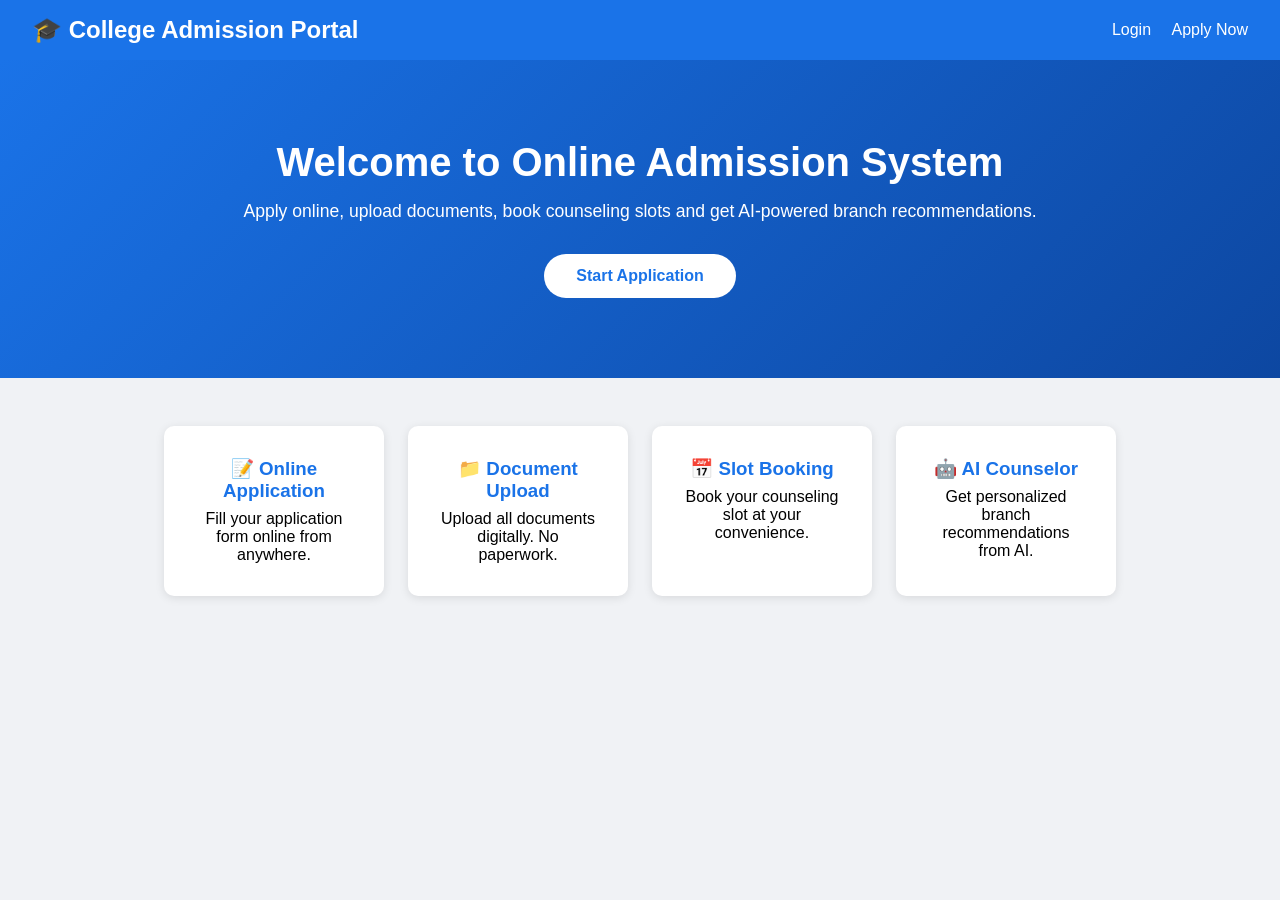
<file: frontend/index.html>
<!DOCTYPE html>
<html lang="en">
<head>
    <meta charset="UTF-8">
    <meta name="viewport" content="width=device-width, initial-scale=1.0">
    <title>College Admission System</title>
    <style>
        * { margin: 0; padding: 0; box-sizing: border-box; font-family: 'Segoe UI', sans-serif; }
        body { background: #f0f2f5; }
        nav { background: #1a73e8; color: white; padding: 1rem 2rem; display: flex; justify-content: space-between; align-items: center; }
        nav a { color: white; text-decoration: none; margin-left: 1rem; }
        .hero { text-align: center; padding: 5rem 2rem; background: linear-gradient(135deg, #1a73e8, #0d47a1); color: white; }
        .hero h2 { font-size: 2.5rem; margin-bottom: 1rem; }
        .hero p { font-size: 1.1rem; margin-bottom: 2rem; }
        .btn { background: white; color: #1a73e8; padding: 0.8rem 2rem; border-radius: 25px; text-decoration: none; font-weight: bold; display: inline-block; }
        .features { display: flex; justify-content: center; flex-wrap: wrap; gap: 1.5rem; padding: 3rem 2rem; }
        .feature-card { background: white; padding: 2rem; border-radius: 10px; width: 220px; text-align: center; box-shadow: 0 2px 10px rgba(0,0,0,0.1); }
        .feature-card h3 { margin-bottom: 0.5rem; color: #1a73e8; }
    </style>
</head>
<body>
    <nav>
        <h1>🎓 College Admission Portal</h1>
        <div>
            <a href="login.html">Login</a>
            <a href="register.html">Apply Now</a>
        </div>
    </nav>
    <section class="hero">
        <h2>Welcome to Online Admission System</h2>
        <p>Apply online, upload documents, book counseling slots and get AI-powered branch recommendations.</p>
        <a href="register.html" class="btn">Start Application</a>
    </section>
    <section class="features">
        <div class="feature-card">
            <h3>📝 Online Application</h3>
            <p>Fill your application form online from anywhere.</p>
        </div>
        <div class="feature-card">
            <h3>📁 Document Upload</h3>
            <p>Upload all documents digitally. No paperwork.</p>
        </div>
        <div class="feature-card">
            <h3>📅 Slot Booking</h3>
            <p>Book your counseling slot at your convenience.</p>
        </div>
        <div class="feature-card">
            <h3>🤖 AI Counselor</h3>
            <p>Get personalized branch recommendations from AI.</p>
        </div>
    </section>
</body>
</html>
</file>
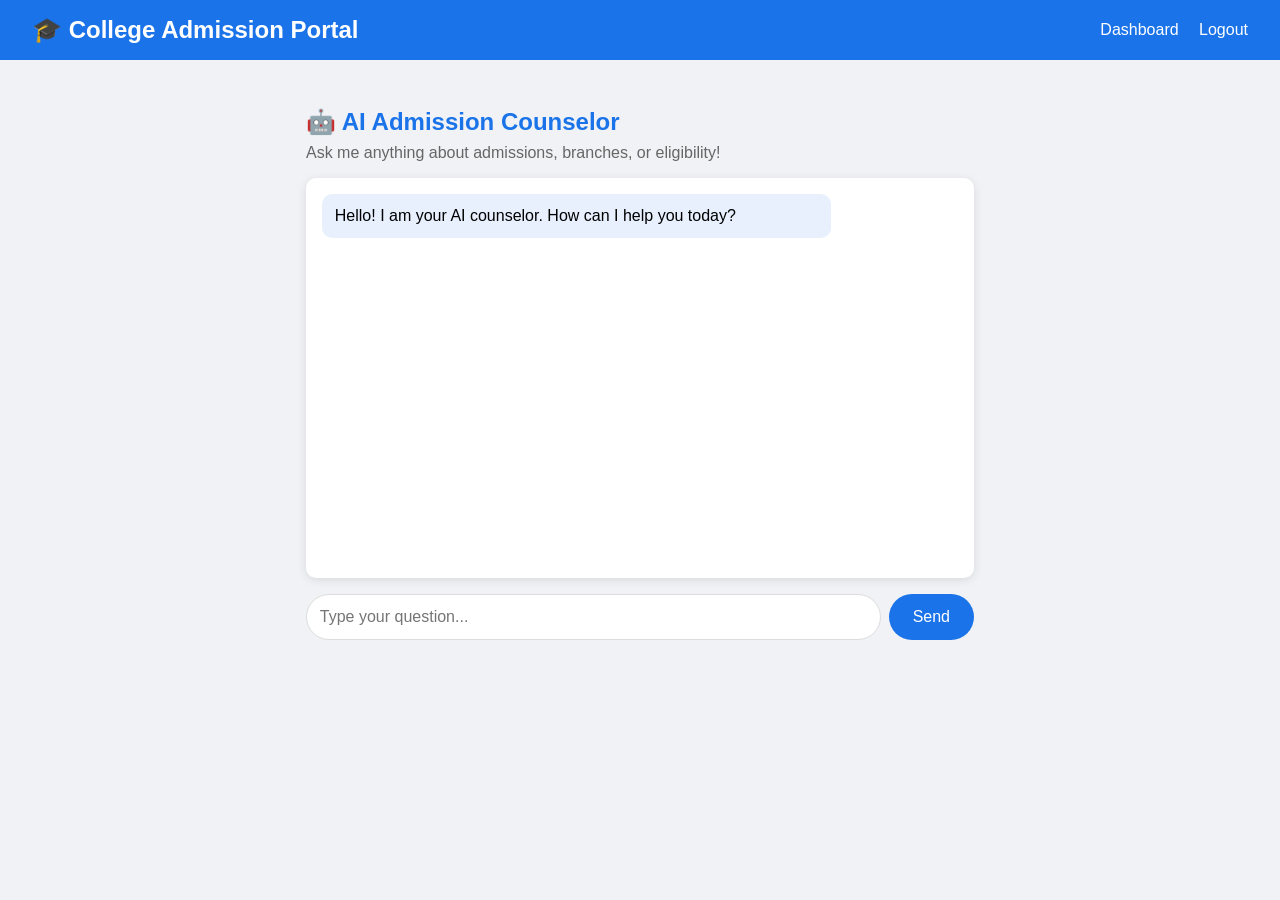
<file: frontend/chatbot.html>
<!DOCTYPE html>
<html lang="en">
<head>
    <meta charset="UTF-8">
    <meta name="viewport" content="width=device-width, initial-scale=1.0">
    <title>AI Counselor</title>
    <style>
        * { margin: 0; padding: 0; box-sizing: border-box; font-family: 'Segoe UI', sans-serif; }
        body { background: #f0f2f5; }
        nav { background: #1a73e8; color: white; padding: 1rem 2rem; display: flex; justify-content: space-between; align-items: center; }
        nav a { color: white; text-decoration: none; margin-left: 1rem; }
        .chatbot-container { max-width: 700px; margin: 2rem auto; padding: 1rem; }
        .chatbot-container h2 { margin-bottom: 0.5rem; color: #1a73e8; }
        .chatbot-container p { margin-bottom: 1rem; color: #666; }
        .chat-box { background: white; height: 400px; overflow-y: auto; padding: 1rem; border-radius: 10px; margin-bottom: 1rem; box-shadow: 0 2px 10px rgba(0,0,0,0.1); }
        .bot-message { background: #e8f0fe; padding: 0.8rem; border-radius: 10px; margin-bottom: 0.8rem; max-width: 80%; }
        .user-message { background: #1a73e8; color: white; padding: 0.8rem; border-radius: 10px; margin-bottom: 0.8rem; max-width: 80%; margin-left: auto; }
        .chat-input { display: flex; gap: 0.5rem; }
        .chat-input input { flex: 1; padding: 0.8rem; border: 1px solid #ddd; border-radius: 25px; font-size: 1rem; }
        .chat-input button { background: #1a73e8; color: white; border: none; border-radius: 25px; padding: 0.8rem 1.5rem; cursor: pointer; font-size: 1rem; }
    </style>
</head>
<body>
    <nav>
        <h1>🎓 College Admission Portal</h1>
        <div>
            <a href="dashboard.html">Dashboard</a>
            <a href="index.html">Logout</a>
        </div>
    </nav>
    <div class="chatbot-container">
        <h2>🤖 AI Admission Counselor</h2>
        <p>Ask me anything about admissions, branches, or eligibility!</p>
        <div class="chat-box" id="chatBox">
            <div class="bot-message">Hello! I am your AI counselor. How can I help you today?</div>
        </div>
        <div class="chat-input">
            <input type="text" id="userInput" placeholder="Type your question..." onkeypress="if(event.key==='Enter') sendMessage()"/>
            <button onclick="sendMessage()">Send</button>
        </div>
    </div>
    <script>
        async function sendMessage() {
            const input = document.getElementById('userInput');
            const message = input.value.trim();
            if (!message) return;
            const chatBox = document.getElementById('chatBox');
            chatBox.innerHTML += `<div class="user-message">${message}</div>`;
            input.value = '';
            chatBox.scrollTop = chatBox.scrollHeight;
            try {
                const res = await fetch('http://localhost:8080/api/chatbot', {
                    method: 'POST',
                    headers: { 'Content-Type': 'application/json' },
                    body: JSON.stringify({ message })
                });
                const result = await res.json();
                chatBox.innerHTML += `<div class="bot-message">${result.reply}</div>`;
            } catch (err) {
                chatBox.innerHTML += `<div class="bot-message">Sorry, I am unavailable right now.</div>`;
            }
            chatBox.scrollTop = chatBox.scrollHeight;
        }
    </script>
</body>
</html>
</file>
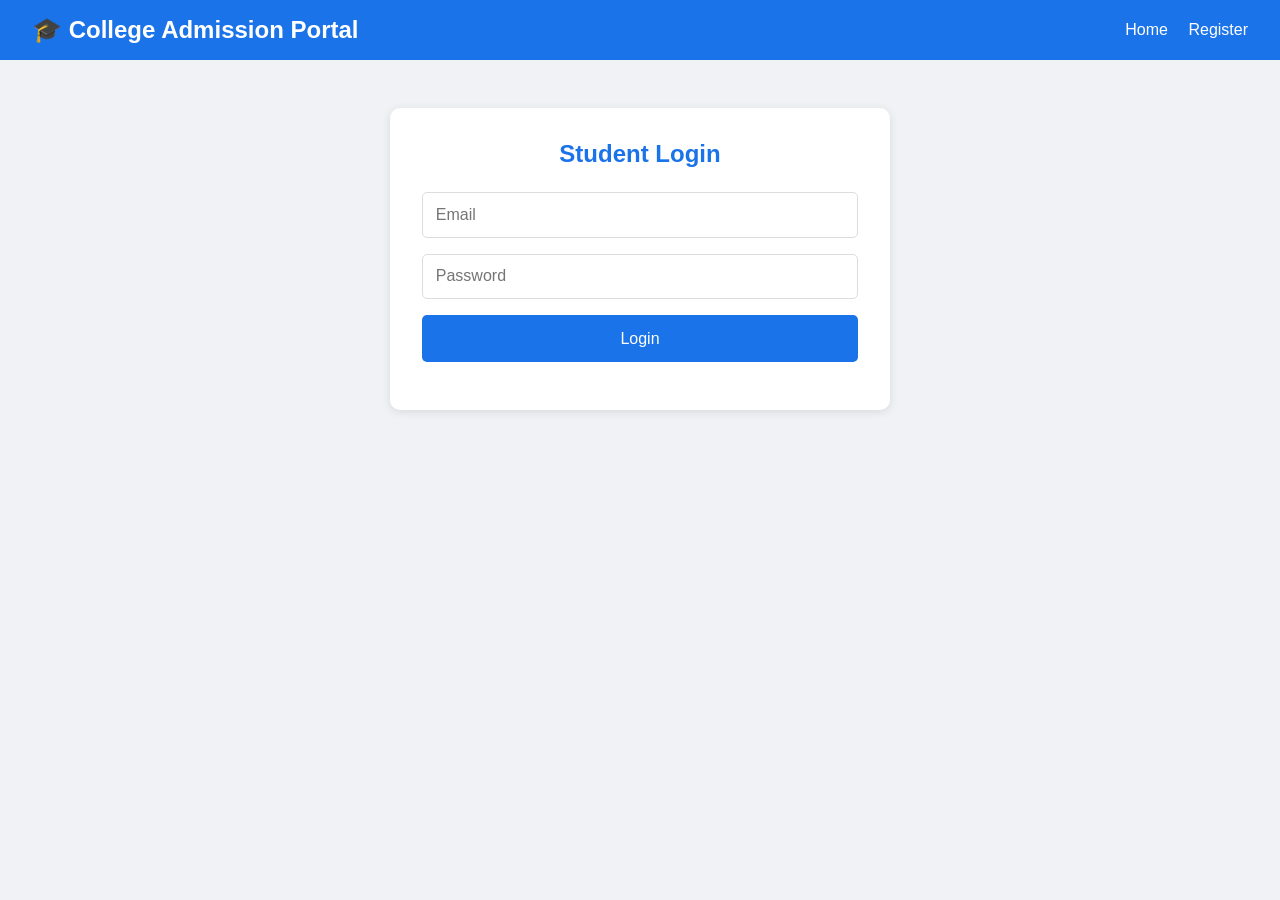
<file: frontend/dashboard.html>
<!DOCTYPE html>
<html lang="en">
<head>
    <meta charset="UTF-8">
    <meta name="viewport" content="width=device-width, initial-scale=1.0">
    <title>Dashboard</title>
    <style>
        * { margin: 0; padding: 0; box-sizing: border-box; font-family: 'Segoe UI', sans-serif; }
        body { background: #f0f2f5; }
        nav { background: #1a73e8; color: white; padding: 1rem 2rem; display: flex; justify-content: space-between; align-items: center; }
        nav a { color: white; text-decoration: none; margin-left: 1rem; }
        .dashboard { max-width: 800px; margin: 2rem auto; padding: 1rem; }
        .card { background: white; padding: 1.5rem; border-radius: 10px; margin-bottom: 1.5rem; box-shadow: 0 2px 10px rgba(0,0,0,0.1); }
        .card h3 { color: #1a73e8; margin-bottom: 1rem; }
        .card p { margin-bottom: 0.5rem; }
        .btn { background: #1a73e8; color: white; padding: 0.8rem 2rem; border-radius: 25px; text-decoration: none; display: inline-block; margin-top: 1rem; }
        .status { font-size: 1.2rem; font-weight: bold; color: orange; }
    </style>
</head>
<body>
    <nav>
        <h1>🎓 College Admission Portal</h1>
        <div>
            <a href="chatbot.html">AI Counselor</a>
            <a href="index.html">Logout</a>
        </div>
    </nav>
    <div class="dashboard">
        <h2 style="margin-bottom:1rem">Welcome, <span id="studentName"></span></h2>
        <div class="card">
            <h3>Application Status</h3>
            <p class="status" id="appStatus">PENDING</p>
        </div>
        <div class="card">
            <h3>Your Details</h3>
            <p>Email: <span id="studentEmail"></span></p>
            <p>Phone: <span id="studentPhone"></span></p>
            <p>10th Marks: <span id="tenthMarks"></span>%</p>
            <p>12th Marks: <span id="twelfthMarks"></span>%</p>
            <p>Entrance Score: <span id="entranceScore"></span></p>
            <p>Preferred Branch: <span id="preferredBranch"></span></p>
        </div>
        <a href="chatbot.html" class="btn">🤖 Talk to AI Counselor</a>
    </div>
    <script>
        const student = JSON.parse(localStorage.getItem('student'));
        if (!student) {
            window.location.href = 'login.html';
        } else {
            document.getElementById('studentName').textContent = student.fullName;
            document.getElementById('studentEmail').textContent = student.email;
            document.getElementById('studentPhone').textContent = student.phone;
            document.getElementById('tenthMarks').textContent = student.tenthMarks;
            document.getElementById('twelfthMarks').textContent = student.twelfthMarks;
            document.getElementById('entranceScore').textContent = student.entranceScore;
            document.getElementById('preferredBranch').textContent = student.preferredBranch;
            document.getElementById('appStatus').textContent = student.status;
        }
    </script>
</body>
</html>
</file>
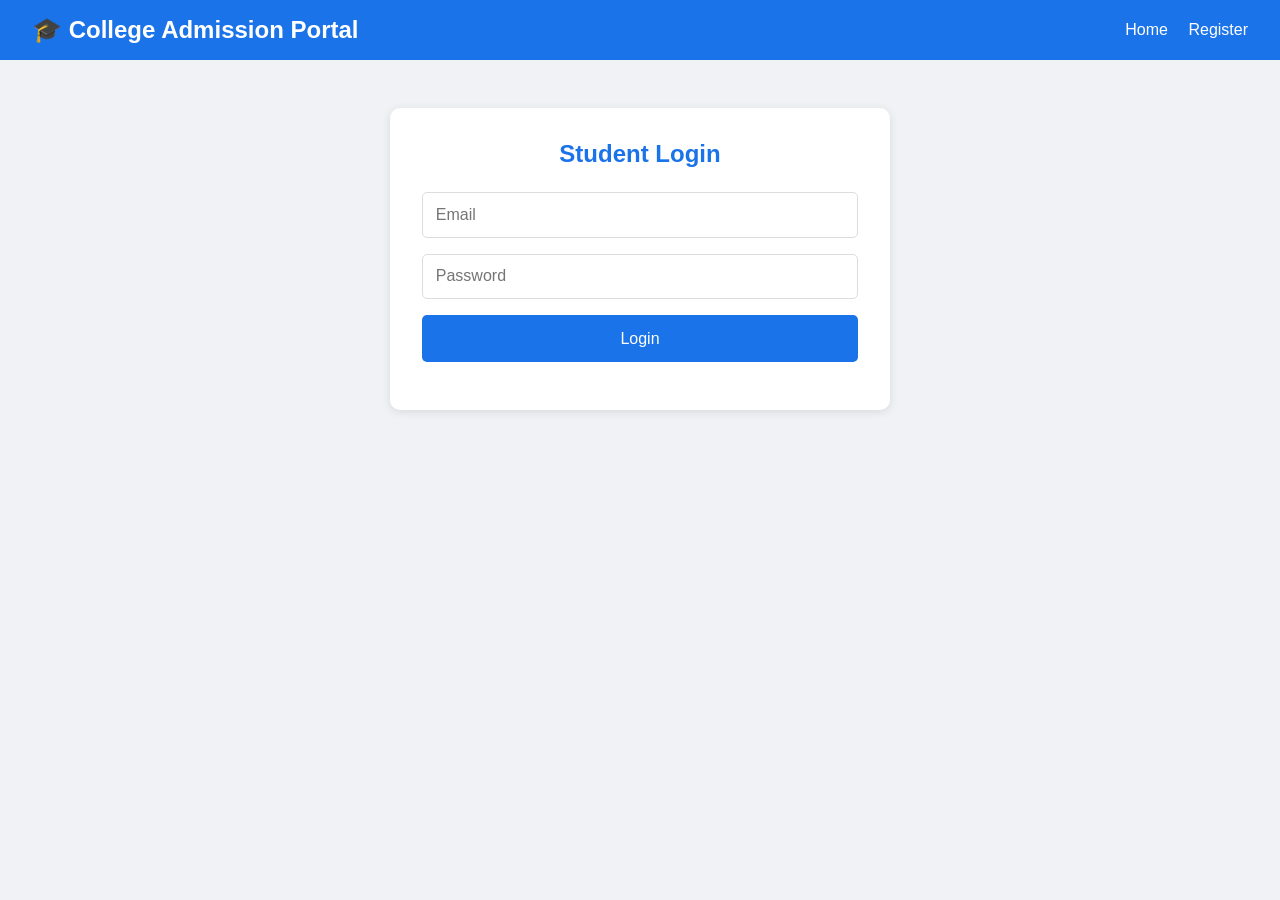
<file: frontend/login.html>
<!DOCTYPE html>
<html lang="en">
<head>
    <meta charset="UTF-8">
    <meta name="viewport" content="width=device-width, initial-scale=1.0">
    <title>Login</title>
    <style>
        * { margin: 0; padding: 0; box-sizing: border-box; font-family: 'Segoe UI', sans-serif; }
        body { background: #f0f2f5; }
        nav { background: #1a73e8; color: white; padding: 1rem 2rem; display: flex; justify-content: space-between; align-items: center; }
        nav a { color: white; text-decoration: none; margin-left: 1rem; }
        .form-container { max-width: 500px; margin: 3rem auto; background: white; padding: 2rem; border-radius: 10px; box-shadow: 0 2px 10px rgba(0,0,0,0.1); }
        h2 { margin-bottom: 1.5rem; color: #1a73e8; text-align: center; }
        input { width: 100%; padding: 0.8rem; margin-bottom: 1rem; border: 1px solid #ddd; border-radius: 5px; font-size: 1rem; }
        button { width: 100%; background: #1a73e8; color: white; padding: 0.9rem; border: none; border-radius: 5px; font-size: 1rem; cursor: pointer; }
        #message { text-align: center; margin-top: 1rem; font-weight: bold; }
    </style>
</head>
<body>
    <nav>
        <h1>🎓 College Admission Portal</h1>
        <div>
            <a href="index.html">Home</a>
            <a href="register.html">Register</a>
        </div>
    </nav>
    <div class="form-container">
        <h2>Student Login</h2>
        <form id="loginForm">
            <input type="email" id="email" placeholder="Email" required/>
            <input type="password" id="password" placeholder="Password" required/>
            <button type="submit">Login</button>
        </form>
        <p id="message"></p>
    </div>
    <script>
        document.getElementById('loginForm').addEventListener('submit', async (e) => {
            e.preventDefault();
            const email = document.getElementById('email').value;
            const password = document.getElementById('password').value;
            try {
                const res = await fetch(`http://localhost:8080/api/students/login`, {
                    method: 'POST',
                    headers: { 'Content-Type': 'application/json' },
                    body: JSON.stringify({ email, password })
                });
                const result = await res.json();
                if (res.ok) {
                    localStorage.setItem('student', JSON.stringify(result));
                    window.location.href = 'dashboard.html';
                } else {
                    document.getElementById('message').style.color = 'red';
                    document.getElementById('message').textContent = 'Invalid email or password';
                }
            } catch (err) {
                document.getElementById('message').style.color = 'red';
                document.getElementById('message').textContent = 'Cannot connect to server!';
            }
        });
    </script>
</body>
</html>
</file>
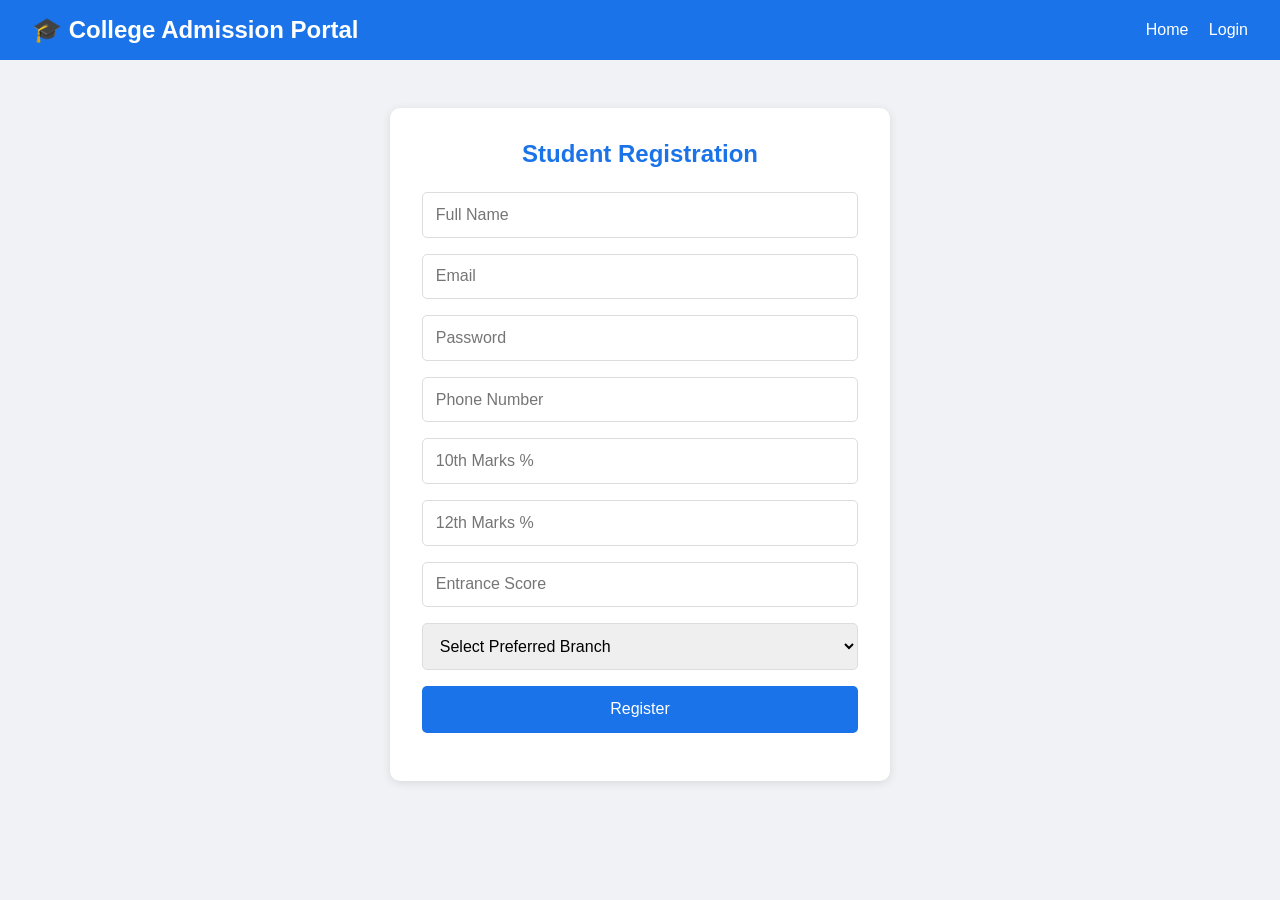
<file: frontend/register.html>
<!DOCTYPE html>
<html lang="en">
<head>
    <meta charset="UTF-8">
    <meta name="viewport" content="width=device-width, initial-scale=1.0">
    <title>Register</title>
    <style>
        * { margin: 0; padding: 0; box-sizing: border-box; font-family: 'Segoe UI', sans-serif; }
        body { background: #f0f2f5; }
        nav { background: #1a73e8; color: white; padding: 1rem 2rem; display: flex; justify-content: space-between; align-items: center; }
        nav a { color: white; text-decoration: none; margin-left: 1rem; }
        .form-container { max-width: 500px; margin: 3rem auto; background: white; padding: 2rem; border-radius: 10px; box-shadow: 0 2px 10px rgba(0,0,0,0.1); }
        h2 { margin-bottom: 1.5rem; color: #1a73e8; text-align: center; }
        input, select { width: 100%; padding: 0.8rem; margin-bottom: 1rem; border: 1px solid #ddd; border-radius: 5px; font-size: 1rem; }
        button { width: 100%; background: #1a73e8; color: white; padding: 0.9rem; border: none; border-radius: 5px; font-size: 1rem; cursor: pointer; }
        #message { text-align: center; margin-top: 1rem; font-weight: bold; }
    </style>
</head>
<body>
    <nav>
        <h1>🎓 College Admission Portal</h1>
        <div>
            <a href="index.html">Home</a>
            <a href="login.html">Login</a>
        </div>
    </nav>

    <div class="form-container">
        <h2>Student Registration</h2>
        <form id="registerForm">
            <input type="text" id="fullName" placeholder="Full Name" required/>
            <input type="email" id="email" placeholder="Email" required/>
            <input type="password" id="password" placeholder="Password" required/>
            <input type="text" id="phone" placeholder="Phone Number" required/>
            <input type="number" id="tenthMarks" placeholder="10th Marks %" required/>
            <input type="number" id="twelfthMarks" placeholder="12th Marks %" required/>
            <input type="number" id="entranceScore" placeholder="Entrance Score" required/>
            <select id="preferredBranch">
                <option value="">Select Preferred Branch</option>
                <option value="Computer Science">Computer Science</option>
                <option value="Electronics">Electronics</option>
                <option value="Mechanical">Mechanical</option>
                <option value="Civil">Civil</option>
            </select>
            <button type="submit">Register</button>
        </form>
        <p id="message"></p>
    </div>

    <script>
        document.getElementById('registerForm').addEventListener('submit', async (e) => {
            e.preventDefault();
            const data = {
                fullName: document.getElementById('fullName').value,
                email: document.getElementById('email').value,
                password: document.getElementById('password').value,
                phone: document.getElementById('phone').value,
                tenthMarks: document.getElementById('tenthMarks').value,
                twelfthMarks: document.getElementById('twelfthMarks').value,
                entranceScore: document.getElementById('entranceScore').value,
                preferredBranch: document.getElementById('preferredBranch').value
            };
            try {
                const res = await fetch('http://localhost:8080/api/students/register', {
                    method: 'POST',
                    headers: { 'Content-Type': 'application/json' },
                    body: JSON.stringify(data)
                });
                const result = await res.json();
                if (res.ok) {
                    localStorage.setItem('student', JSON.stringify(result));
                    document.getElementById('message').style.color = 'green';
                    document.getElementById('message').textContent = 'Registered successfully! Redirecting...';
                    setTimeout(() => window.location.href = 'dashboard.html', 1500);
                } else {
                    document.getElementById('message').style.color = 'red';
                    document.getElementById('message').textContent = result;
                }
            } catch (err) {
                document.getElementById('message').style.color = 'red';
                document.getElementById('message').textContent = 'Cannot connect to server. Is backend running?';
            }
        });
    </script>
</body>
</html>
</file>
